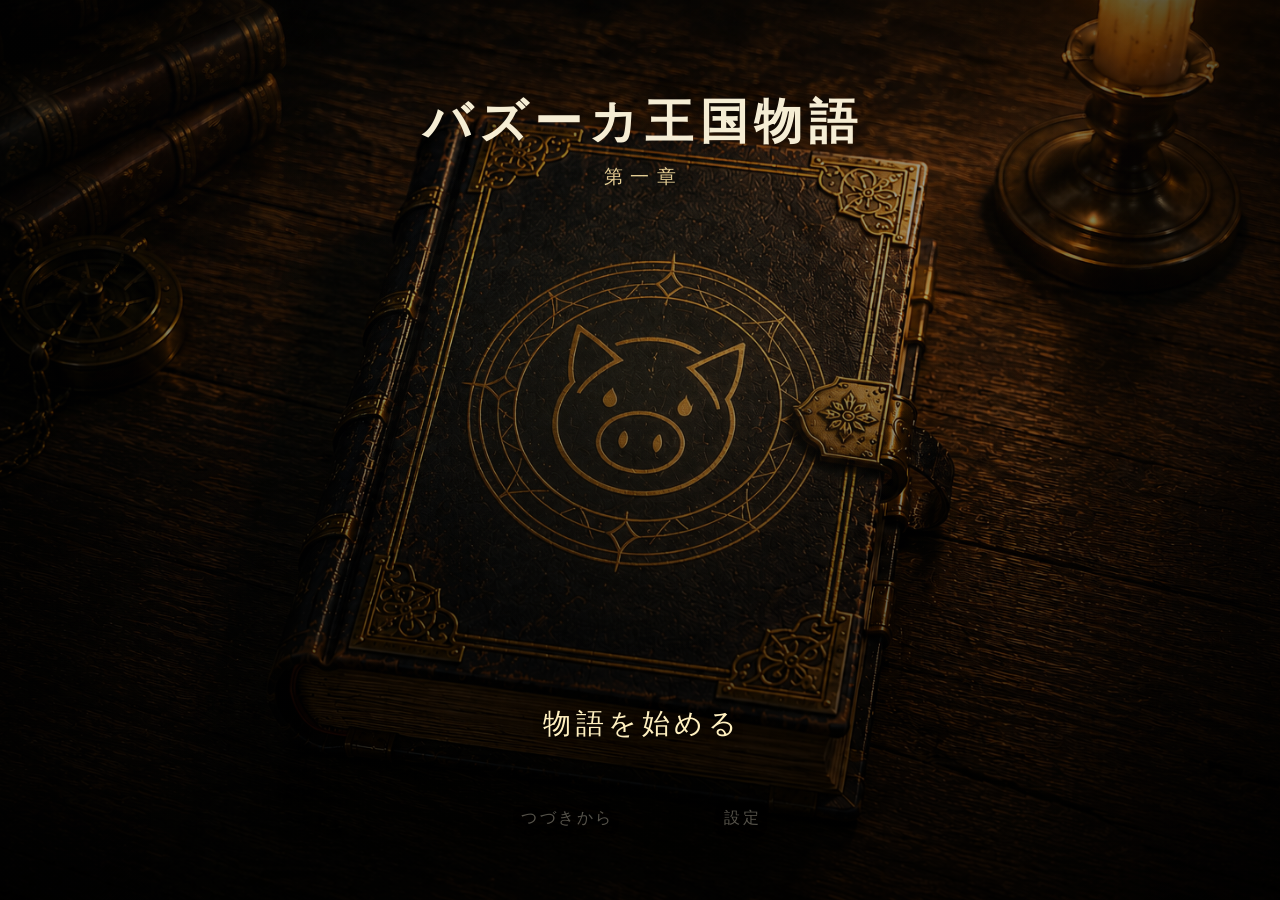
<file: index.html>
<!doctype html>
<html lang="ja">
<head>
  <meta charset="utf-8">
  <meta name="viewport" content="width=device-width, initial-scale=1">
  <meta name="theme-color" content="#000000">
  <meta http-equiv="refresh" content="0; url=./game/index.html">
  <title>バズーカ王国物語</title>
</head>
<body>
  <!-- 相対パスを使い、GitHub Pagesのプロジェクトサイトでも動作させます。 -->
  <p><a href="./game/index.html">バズーカ王国物語を開く</a></p>
  <script>
    // 履歴に転送ページを残さず、戻る操作のループを防ぎます。
    window.location.replace("./game/index.html");
  </script>
</body>
</html>
<!-- deploy-refresh-2026-07-03-opening -->
</file>
<file: game/style.css>
/* ---------- 基本設定 ---------- */
:root {
  color-scheme: dark;
  font-family: "Hiragino Mincho ProN", "Yu Mincho", "Noto Serif JP", serif;
  --gold: #d8ad52;
  --gold-light: #fff0bf;
  --ink: #07070a;
}

* {
  box-sizing: border-box;
}

html,
body {
  min-height: 100%;
  margin: 0;
}

body {
  min-height: 100svh;
  color: #fff;
  background: #000;
}

button {
  font: inherit;
}

/* ---------- タイトル画面 ---------- */
.title-screen {
  position: relative;
  min-height: 100svh;
  overflow: hidden;
  display: grid;
  grid-template-rows: 1fr;
  padding:
    max(28px, env(safe-area-inset-top))
    max(20px, env(safe-area-inset-right))
    max(28px, env(safe-area-inset-bottom))
    max(20px, env(safe-area-inset-left));
  background-color: #050404;
  background-image:
    radial-gradient(circle at 50% 42%, rgba(255, 214, 122, 0.08), transparent 34%),
    linear-gradient(180deg, rgba(5, 6, 11, 0.22), rgba(0, 0, 0, 0.58)),
    url("../assets/images/book/book_closed_01.png?v=20260719-emblem-refresh");
  background-position: center;
  background-size: cover;
  background-repeat: no-repeat;
}

.title-screen::after {
  content: "";
  position: absolute;
  inset: 0;
  pointer-events: none;
  background:
    linear-gradient(90deg, rgba(0, 0, 0, 0.46), transparent 26%, transparent 74%, rgba(0, 0, 0, 0.42)),
    linear-gradient(180deg, rgba(0, 0, 0, 0.34), transparent 36%, rgba(0, 0, 0, 0.46));
}

.title-content {
  position: relative;
  z-index: 1;
  display: grid;
  grid-template-rows: auto 1fr;
  min-height: calc(100svh - 56px);
  opacity: 0;
  animation: title-fade-in 1.1s ease forwards;
}

.title-content.is-leaving {
  pointer-events: none;
  animation: title-fade-out 0.5s ease forwards;
}

.title-header {
  align-self: start;
  justify-self: center;
  margin-top: clamp(20px, 7svh, 76px);
  text-align: center;
  text-shadow: 0 4px 18px rgba(0, 0, 0, 0.82);
}

h1 {
  margin: 0;
  color: rgba(255, 247, 221, 0.96);
  font-size: clamp(1.72rem, 6vw, 3rem);
  line-height: 1.28;
  letter-spacing: 0.14em;
  text-indent: 0.14em;
}

.chapter {
  margin: 12px auto 0;
  color: rgba(246, 221, 160, 0.92);
  font-size: clamp(0.92rem, 3.2vw, 1.18rem);
  letter-spacing: 0.42em;
  text-indent: 0.42em;
}

/* ---------- メニュー ---------- */
.title-menu {
  align-self: end;
  display: grid;
  justify-items: center;
  gap: clamp(22px, 8svh, 64px);
  padding-bottom: clamp(14px, 5svh, 42px);
}

.menu-button {
  border: 0;
  color: rgba(255, 247, 222, 0.72);
  background: transparent;
  cursor: pointer;
  letter-spacing: 0.16em;
  text-indent: 0.16em;
  text-shadow: 0 2px 10px #000;
  transition: color 0.25s ease, text-shadow 0.25s ease, opacity 0.25s ease, transform 0.25s ease;
}

.menu-button--start {
  color: var(--gold-light);
  font-size: clamp(1.18rem, 4.5vw, 1.72rem);
}

.menu-button:not(:disabled):hover,
.menu-button:not(:disabled):focus-visible {
  color: #fff8d7;
  text-shadow:
    0 0 12px rgba(255, 226, 142, 0.92),
    0 0 34px rgba(216, 173, 82, 0.48),
    0 2px 10px #000;
  transform: translateY(-1px);
}

.menu-button:focus-visible {
  outline: 2px solid rgba(255, 238, 190, 0.78);
  outline-offset: 8px;
}

.menu-button:disabled {
  opacity: 0.46;
  cursor: not-allowed;
}

.sub-menu {
  display: flex;
  justify-content: center;
  gap: clamp(28px, 12vw, 96px);
}

.menu-button--sub {
  font-size: clamp(0.82rem, 3vw, 1rem);
}

.visually-hidden {
  position: absolute;
  width: 1px;
  height: 1px;
  padding: 0;
  margin: -1px;
  overflow: hidden;
  clip: rect(0, 0, 0, 0);
  white-space: nowrap;
  border: 0;
}

@keyframes title-fade-in {
  from {
    opacity: 0;
    transform: translateY(8px);
  }
  to {
    opacity: 1;
    transform: translateY(0);
  }
}

@keyframes title-fade-out {
  from {
    opacity: 1;
  }
  to {
    opacity: 0;
  }
}

@media (max-height: 620px) {
  .title-content {
    min-height: calc(100svh - 32px);
  }

  .title-header {
    margin-top: 12px;
  }

  .title-menu {
    gap: 18px;
    padding-bottom: 10px;
  }
}

@media (prefers-reduced-motion: reduce) {
  .title-content,
  .title-content.is-leaving {
    opacity: 1;
    animation: none;
    transform: none;
  }

  .menu-button {
    transition: none;
  }
}
</file>
<file: game/story.css>
/* ---------- ノベル画面の共通設定 ---------- */
:root {
  color-scheme: dark;
  font-family: "Hiragino Mincho ProN", "Yu Mincho", "Noto Serif JP", serif;
  --gold: #d8ad52;
  --panel: rgba(4, 4, 8, 0.84);
  --transition-duration: 420ms;
}

* { box-sizing: border-box; }

html,
body {
  min-height: 100%;
  margin: 0;
}

body {
  min-height: 100svh;
  overflow: hidden;
  color: #fff;
  background: #000;
}

button { font: inherit; }

.novel-game {
  position: relative;
  width: 100%;
  min-height: 100svh;
  overflow: hidden;
  isolation: isolate;
  background: #000;
}

/* ---------- 背景・キャラクターレイヤー ---------- */
.background-layer {
  position: absolute;
  z-index: -3;
  inset: 0;
  background-color: #000;
  background-position: center;
  background-repeat: no-repeat;
  background-size: cover;
}

.background-crossfade {
  position: absolute;
  z-index: -2;
  inset: 0;
  pointer-events: none;
  opacity: 0;
  background-position: center;
  background-repeat: no-repeat;
  background-size: cover;
}

.background-crossfade.is-active {
  opacity: 1;
}

.background-crossfade.is-fading {
  opacity: 0;
  transition: opacity var(--crossfade-duration, 500ms) ease;
}

/* 背景画像が未配置のときも、画面が空に見えない舞台プレースホルダーです。 */
.background-placeholder {
  position: absolute;
  z-index: -3;
  inset: 0;
  display: grid;
  place-items: center;
  color: rgba(255, 234, 184, 0.2);
  background:
    linear-gradient(180deg, rgba(14, 17, 35, 0.2), rgba(0, 0, 0, 0.8)),
    radial-gradient(circle at 50% 25%, #46506c 0, #1b2035 38%, #090a12 76%);
  font: 600 clamp(0.72rem, 3vw, 1rem)/1 sans-serif;
  letter-spacing: 0.4em;
  transition: opacity 0.3s ease;
}

.background-placeholder.is-hidden {
  opacity: 0;
}

.book-transition {
  position: absolute;
  z-index: -1;
  inset: 0;
  pointer-events: none;
  opacity: 0;
  visibility: hidden;
  background: #000;
  transition: opacity 0.25s ease, visibility 0.25s ease;
}

.book-transition::after {
  content: "";
  position: absolute;
  inset: 0;
  opacity: 0;
  background:
    radial-gradient(circle at 51% 50%, rgba(255, 225, 134, 0.84), rgba(255, 196, 82, 0.28) 16%, transparent 42%);
  mix-blend-mode: screen;
  transition: opacity 0.9s ease, transform 1.2s ease;
  transform: scale(0.6);
}

.book-transition.is-visible {
  opacity: 1;
  visibility: visible;
}

.book-transition__image {
  position: absolute;
  inset: 0;
  background-position: center;
  background-repeat: no-repeat;
  background-size: cover;
}

.book-transition__image--closed,
.book-transition__image--open {
  transform: scale(1);
  transition: opacity 0.6s ease, transform 1.2s ease;
}

.book-transition__image--closed {
  opacity: 1;
}

.book-transition__image--open {
  opacity: 0;
}

.book-transition.is-open .book-transition__image--open {
  opacity: 1;
}

.book-transition.is-zooming .book-transition__image {
  transform: scale(1.12);
}

.book-transition.is-glowing::after {
  opacity: 1;
  transform: scale(1.35);
}

.book-transition.is-fading-to-world {
  opacity: 0;
  transition: opacity 0.85s ease, visibility 0.85s ease;
}

.character-layer {
  position: absolute;
  z-index: 0;
  inset: 0;
  pointer-events: none;
}

.character {
  position: absolute;
  /* 85%の立ち絵を従来位置から約6%下げ、足元は画面内に残します。 */
  bottom: 4svh;
  left: 50%;
  display: block;
  width: min(100vw, 570px);
  height: 85svh;
  max-height: calc(100svh - 4svh);
  object-fit: contain;
  object-position: center bottom;
  filter: drop-shadow(0 12px 18px rgba(0, 0, 0, 0.65));
  opacity: 0;
  visibility: hidden;
}

.character.is-visible {
  opacity: 1;
  visibility: visible;
}
.character.is-visible.is-fade-in {
  opacity: 0;
  transition: opacity var(--character-enter-duration, 850ms) ease-out;
}
.character.is-visible.is-fade-in.is-fade-visible {
  opacity: 1;
}
.character--left { transform: translateX(-88%); }
.character--center {
  bottom: 12svh;
  z-index: 1;
  width: min(72vw, 400px);
  height: 62svh;
  max-height: 62svh;
  transform: translateX(-50%);
}
.character--right { transform: translateX(-12%); }

/* 立ち絵がない場合に中央へ表示する簡易シルエットです。 */
.character-placeholder {
  position: absolute;
  left: 50%;
  bottom: 0;
  display: none;
  flex-direction: column;
  align-items: center;
  justify-content: flex-start;
  width: min(66vw, 380px);
  height: 90%;
  padding-top: 5%;
  border: 1px solid rgba(216, 173, 82, 0.24);
  border-radius: 48% 48% 10% 10% / 24% 24% 8% 8%;
  color: rgba(255, 237, 192, 0.72);
  background:
    radial-gradient(circle at 50% 25%, rgba(216, 173, 82, 0.26) 0 11%, transparent 12%),
    linear-gradient(135deg, rgba(50, 39, 70, 0.9), rgba(9, 10, 18, 0.96));
  box-shadow: 0 18px 36px rgba(0, 0, 0, 0.6);
  transform: translateX(-50%);
}

.character-placeholder.is-visible { display: flex; }
.placeholder-crown { font-size: clamp(2rem, 12vw, 4rem); line-height: 1; }
.placeholder-face { margin-top: 7%; font-size: clamp(3rem, 20vw, 7rem); opacity: 0.34; }
.placeholder-name {
  margin-top: auto;
  margin-bottom: 18%;
  padding: 7px 16px;
  color: rgba(255,255,255,0.65);
  background: rgba(0,0,0,0.36);
  font-size: clamp(0.75rem, 3.5vw, 1rem);
}

/* シーン更新時に画面全体を暗転させます。 */
.scene-fader {
  position: absolute;
  z-index: 8;
  inset: 0;
  background: #000;
  opacity: 0;
  visibility: hidden;
  pointer-events: none;
  transition: opacity var(--transition-duration) ease, visibility var(--transition-duration) ease;
}

.scene-fader.is-dark {
  opacity: 1;
  visibility: visible;
}

/* ---------- 操作・会話UI ---------- */
.game-controls {
  position: absolute;
  z-index: 10;
  top: max(14px, env(safe-area-inset-top));
  right: max(14px, env(safe-area-inset-right));
}

.control-button {
  min-height: 40px;
  padding: 8px 14px;
  border: 1px solid rgba(216, 173, 82, 0.72);
  border-radius: 2px;
  color: #fff;
  background: rgba(0, 0, 0, 0.62);
  cursor: pointer;
}

.advance-layer {
  position: absolute;
  z-index: 2;
  inset: 0;
  display: flex;
  align-items: flex-end;
  width: 100%;
  padding:
    24px
    max(16px, env(safe-area-inset-right))
    max(22px, env(safe-area-inset-bottom))
    max(16px, env(safe-area-inset-left));
  border: 0;
  color: inherit;
  text-align: left;
  background: linear-gradient(transparent 45%, rgba(0, 0, 0, 0.54));
  cursor: pointer;
}

.dialogue-panel {
  position: relative;
  width: min(100%, 760px);
  min-height: clamp(170px, 27svh, 240px);
  margin-inline: auto;
  padding: clamp(34px, 6vw, 48px) clamp(20px, 5vw, 38px) 28px;
  border: 1px solid rgba(216, 173, 82, 0.72);
  border-radius: 5px;
  background: var(--panel);
  box-shadow: 0 12px 34px rgba(0, 0, 0, 0.56);
}

.speaker-name {
  position: absolute;
  top: -20px;
  left: 18px;
  min-width: 120px;
  max-width: calc(100% - 36px);
  margin: 0;
  padding: 8px 18px;
  overflow: hidden;
  border: 1px solid var(--gold);
  color: #1c1305;
  text-align: center;
  text-overflow: ellipsis;
  white-space: nowrap;
  background: var(--gold);
  font-weight: 700;
}

.speaker-name:empty { display: none; }

.dialogue-text {
  margin: 0;
  font-size: clamp(1rem, 4.2vw, 1.3rem);
  line-height: 1.9;
  letter-spacing: 0.04em;
  white-space: pre-wrap;
}

.advance-mark {
  position: absolute;
  right: 16px;
  bottom: 10px;
  color: var(--gold);
  font-size: 0.72rem;
  opacity: 0;
}

.advance-layer[data-state="ready"] .advance-mark {
  opacity: 1;
  animation: bounce 1s ease-in-out infinite;
}

.error-message {
  position: absolute;
  z-index: 20;
  inset: 42% 20px auto;
  margin: 0;
  color: #ffd3d3;
  text-align: center;
}

.control-button:focus-visible,
.advance-layer:focus-visible {
  outline: 3px solid #fff;
  outline-offset: -4px;
}

@keyframes bounce {
  50% { transform: translateY(4px); }
}

.advance-layer.is-transition-caption {
  z-index: 9;
  background: none;
  pointer-events: none;
}

/* バズ㌧登場中は透明化だけでなく、通常会話UIを描画対象から外す。 */
.advance-layer.is-dialogue-suppressed {
  background: none;
}

.advance-layer.is-dialogue-suppressed .dialogue-panel {
  display: block;
}

.dialogue-panel.is-transition-caption {
  display: grid;
  min-height: clamp(120px, 21svh, 175px);
  place-items: center;
  transition:
    opacity var(--transition-caption-fade, 0.25s) ease,
    visibility var(--transition-caption-fade, 0.25s) ease;
}

.dialogue-panel.is-transition-caption .dialogue-text {
  width: 100%;
  opacity: 0;
  color: rgba(255, 255, 255, 0.9);
  font-family: "Yu Mincho", "Hiragino Mincho ProN", serif;
  letter-spacing: 0.18em;
  text-align: center;
  text-indent: 0.18em;
  transition: opacity var(--transition-caption-text-fade, 0.6s) ease;
}

.dialogue-panel.is-transition-caption.is-caption-preparing .dialogue-text {
  opacity: 0;
  transition: none;
}

.dialogue-panel.is-transition-caption.is-caption-text-visible .dialogue-text {
  opacity: 1;
}

/* ---------- 第一章で使用する追加演出 ---------- */
.character-layer.has-glow .character {
  filter:
    drop-shadow(0 0 14px rgba(255, 224, 126, 0.9))
    drop-shadow(0 12px 18px rgba(0, 0, 0, 0.65));
}

.scene-effect {
  position: absolute;
  z-index: -1;
  inset: 0;
  pointer-events: none;
  transition: background 1.2s ease, opacity 1.2s ease;
}

.scene-effect.is-dim { background: rgba(0, 0, 0, 0.34); }
.scene-effect.is-glow {
  background: radial-gradient(circle at 50% 43%, rgba(255, 224, 132, 0.3), transparent 24%);
}

.imagination-overlay {
  position: absolute;
  z-index: 1;
  top: max(22px, env(safe-area-inset-top));
  right: max(20px, env(safe-area-inset-right));
  width: clamp(220px, 38vw, 520px);
  max-height: 49svh;
  pointer-events: none;
  opacity: 0;
  transform: translateY(-8px) scale(0.985);
  transition: opacity 0.32s ease, transform 0.32s ease, filter 0.32s ease;
  filter: drop-shadow(0 10px 22px rgba(0, 0, 0, 0.28));
}

.imagination-overlay.is-romako-reveal {
  opacity: 1;
  transform: translateY(0) scale(1);
  filter: drop-shadow(0 10px 24px rgba(0, 0, 0, 0.24));
}

/* ロマ子姫の想像だけを少し中央へ寄せ、通常の想像表示には影響させません。 */
@media (min-width: 681px) {
  .imagination-overlay.is-romako-reveal {
    right: clamp(150px, 17vw, 280px);
    width: clamp(220px, 32vw, 460px);
  }
}

.imagination-overlay.is-visible {
  opacity: 1;
  transform: translateY(0) scale(1);
}

.imagination-overlay.is-switching {
  opacity: 0.42;
  transform: translateY(-2px) scale(0.992);
}

.imagination-overlay.is-shake {
  animation: imagination-wobble 0.45s ease 2;
}

.imagination-overlay.is-break {
  opacity: 0;
  transform: translateY(-10px) scale(1.04);
  filter: blur(8px) drop-shadow(0 14px 28px rgba(0, 0, 0, 0.48));
  transition: opacity 0.58s ease, transform 0.58s ease, filter 0.58s ease;
}

.imagination-image {
  position: relative;
  z-index: 0;
  display: block;
  width: 100%;
  max-height: 49svh;
  object-fit: contain;
  border: 3px solid rgba(255, 240, 190, 0.86);
  border-radius: 20px;
  background: rgba(255, 255, 255, 0.94);
  box-shadow:
    0 0 0 1px rgba(255, 255, 255, 0.5) inset,
    0 8px 24px rgba(0, 0, 0, 0.18);
}

.imagination-romako {
  opacity: 0;
  filter: blur(18px) brightness(1.15);
  transform: scale(0.96);
  transform-origin: center;
  border: 0;
  border-radius: 50%;
  background: transparent;
  box-shadow: none;
  -webkit-mask-image: radial-gradient(ellipse at center, #000 0 58%, rgba(0, 0, 0, 0.92) 67%, rgba(0, 0, 0, 0.45) 79%, transparent 96%);
  mask-image: radial-gradient(ellipse at center, #000 0 58%, rgba(0, 0, 0, 0.92) 67%, rgba(0, 0, 0, 0.45) 79%, transparent 96%);
}

.imagination-romako.is-visible {
  animation: imagination-appear 2.2s ease-out forwards;
}

.imagination-romako.is-fading {
  animation: imagination-dissolve 1.8s ease-in forwards;
}

.imagination-haze {
  position: absolute;
  z-index: 1;
  inset: -10%;
  opacity: 0;
  pointer-events: none;
  background:
    radial-gradient(circle at 45% 48%, rgba(255, 255, 255, 0.55), transparent 45%),
    radial-gradient(circle at 60% 55%, rgba(220, 200, 255, 0.25), transparent 55%);
  filter: blur(28px);
}

.imagination-haze.is-active {
  animation: haze-gather 2.2s ease-out forwards;
}

.imagination-haze.is-fading {
  animation: haze-dissolve 1.8s ease-in forwards;
}

@keyframes imagination-dissolve {
  from {
    opacity: 0.72;
    filter: blur(3px) brightness(1.02);
    transform: scale(1);
  }
  to {
    opacity: 0;
    filter: blur(18px) brightness(1.08);
    transform: scale(0.98);
  }
}

@keyframes haze-dissolve {
  from {
    opacity: 0.22;
    transform: scale(0.98);
  }
  to {
    opacity: 0;
    transform: scale(1.08);
  }
}

.imagination-caption {
  position: absolute;
  z-index: 2;
  right: 0;
  bottom: -1.7rem;
  left: 0;
  margin: 0;
  opacity: 0;
  color: rgba(255, 248, 230, 0.72);
  font-size: clamp(0.68rem, 1.7vw, 0.86rem);
  letter-spacing: 0.08em;
  text-align: center;
  text-shadow: 0 2px 8px rgba(0, 0, 0, 0.82);
  transition: opacity 0.8s ease;
}

.imagination-caption.is-visible { opacity: 1; }

@keyframes imagination-appear {
  0% {
    opacity: 0;
    filter: blur(18px) brightness(1.2);
    transform: scale(0.95);
  }
  45% {
    opacity: 0.38;
    filter: blur(10px) brightness(1.1);
  }
  100% {
    opacity: 0.72;
    filter: blur(3px) brightness(1.02);
    transform: scale(1);
  }
}

@keyframes haze-gather {
  0% { opacity: 0; transform: scale(1.18); }
  45% { opacity: 0.75; }
  100% { opacity: 0.22; transform: scale(0.98); }
}

.reaction-mark {
  position: absolute;
  z-index: 2;
  top: 22%;
  left: 50%;
  opacity: 0;
  transform: translate(-50%, -18px) scale(0.9);
  color: #fff5c8;
  font-size: clamp(2.4rem, 8vw, 5.4rem);
  font-weight: 700;
  text-shadow: 0 4px 18px #000, 0 0 22px rgba(255, 218, 128, 0.72);
  pointer-events: none;
  transition: opacity 0.24s ease, transform 0.24s ease;
}

.reaction-mark.is-visible {
  opacity: 1;
  transform: translate(-50%, 0) scale(1);
}

.novel-game:has(.scene-effect.is-shake) .background-layer,
.novel-game:has(.scene-effect.is-shake) .character-layer {
  animation: carriage-shake 0.46s ease-in-out 1;
}

@keyframes imagination-wobble {
  0%, 100% { transform: translateY(0) rotate(0deg) scale(1); }
  35% { transform: translateY(0) rotate(-1.5deg) scale(1.01); }
  70% { transform: translateY(0) rotate(1.2deg) scale(1.01); }
}

@keyframes carriage-shake {
  0%, 100% { transform: translate3d(0, 0, 0); }
  18% { transform: translate3d(-5px, 2px, 0); }
  36% { transform: translate3d(4px, -2px, 0); }
  54% { transform: translate3d(-3px, 1px, 0); }
  72% { transform: translate3d(2px, 0, 0); }
}

.dialogue-panel {
  transition: opacity 0.9s ease, visibility 0.9s ease;
}

.dialogue-panel.is-hidden {
  visibility: hidden;
  opacity: 0;
}

/* ---------- 名前入力・章末 ---------- */
.modal-overlay,
.chapter-end {
  position: absolute;
  z-index: 30;
  inset: 0;
  display: grid;
  place-items: center;
  padding: 24px;
  background: rgba(0, 0, 0, 0.78);
}

.modal-overlay[hidden],
.chapter-end[hidden] { display: none; }

.modal-card,
.chapter-end__card {
  width: min(100%, 440px);
  padding: 28px 24px;
  border: 1px solid var(--gold);
  color: #fff;
  text-align: center;
  background: rgba(8, 8, 14, 0.96);
  box-shadow: 0 18px 50px rgba(0, 0, 0, 0.72);
}

.modal-card h2,
.chapter-end__card h2 { margin: 0 0 22px; font-size: 1.25rem; }

.modal-card input {
  width: 100%;
  margin-bottom: 18px;
  padding: 12px;
  border: 1px solid rgba(216, 173, 82, 0.75);
  color: #111;
  background: #fff;
  font-size: 1.1rem;
  text-align: center;
}

.modal-card button,
.chapter-end__card button {
  min-width: 180px;
  padding: 11px 20px;
  border: 1px solid #f4d184;
  color: #1c1305;
  background: var(--gold);
  cursor: pointer;
  font-weight: 700;
}

.chapter-end__card p { margin: 0 0 30px; font-size: 1.1rem; }
.chapter-end__card small { display: block; margin-top: 18px; color: #c8c8cc; }

/* ---------- 第一章エンディング ---------- */
.ending-roll {
  position: fixed;
  z-index: 20;
  inset: 0;
  overflow: hidden;
  display: grid;
  place-items: center;
  padding:
    max(28px, env(safe-area-inset-top))
    max(20px, env(safe-area-inset-right))
    max(28px, env(safe-area-inset-bottom))
    max(20px, env(safe-area-inset-left));
  color: #fff8dc;
  background: #000;
}

.ending-roll[hidden] { display: none; }

.ending-roll__visual {
  position: absolute;
  inset: 0;
  opacity: 0;
  background-position: center;
  background-repeat: no-repeat;
  background-size: cover;
  transition: opacity 1.4s ease, transform 9s ease;
  transform: scale(1.02);
}

.ending-roll__visual.is-visible {
  opacity: 0.38;
  transform: scale(1.08);
}

.ending-roll__visual.is-book { opacity: 0.72; }
.ending-roll__visual.is-hero { opacity: 0.5; }

.ending-roll__glow {
  position: absolute;
  inset: 0;
  opacity: 0;
  pointer-events: none;
  background: radial-gradient(circle at 50% 48%, rgba(255, 214, 116, 0.34), transparent 38%);
  mix-blend-mode: screen;
  transition: opacity 1.6s ease;
}

.ending-roll__glow.is-visible { opacity: 1; }

.ending-photo-stage {
  position: absolute;
  z-index: 1;
  inset: 0;
  display: grid;
  place-items: center;
  padding: 0;
  background: #000;
  opacity: 1;
  transition: opacity 0.8s ease;
}

.ending-photo-stage[hidden] { display: none; }
.ending-photo-stage.is-leaving { opacity: 0; }

/* 動かさない薄い粒状テクスチャで、古い印画紙の質感だけを添えます。 */
.ending-photo-stage::after {
  position: absolute;
  z-index: 2;
  top: 50%;
  left: 50%;
  width: min(84vw, 1100px, 120.89vh);
  aspect-ratio: 16 / 9;
  content: "";
  pointer-events: none;
  opacity: 0.045;
  background-image:
    repeating-radial-gradient(circle at 18% 27%, rgba(255, 244, 210, 0.7) 0 0.45px, transparent 0.8px 3px),
    repeating-radial-gradient(circle at 72% 63%, rgba(38, 25, 14, 0.7) 0 0.4px, transparent 0.75px 3.4px);
  background-size: 7px 7px, 9px 9px;
  mix-blend-mode: soft-light;
  transform: translate(-50%, -50%);
}

.ending-photo {
  position: absolute;
  top: 50%;
  left: 50%;
  width: min(84vw, 1100px, 120.89vh);
  height: auto;
  aspect-ratio: 16 / 9;
  box-sizing: border-box;
  padding: clamp(7px, 1.2vw, 14px);
  border: 1px solid rgba(233, 215, 174, 0.7);
  object-fit: cover;
  object-position: center center;
  opacity: 0;
  filter: sepia(0.84) saturate(0.68) contrast(0.94) brightness(0.82);
  background: #d8c79f;
  box-shadow: 0 16px 48px rgba(0, 0, 0, 0.72), 0 0 0 3px rgba(100, 75, 44, 0.42);
  transform: translate(-50%, -50%) scale(1);
  transform-origin: center center;
  transition: opacity 0.45s ease;
  transition-delay: 0.18s;
  will-change: opacity, transform;
}

.ending-photo.is-active { opacity: 0.88; }
.ending-photo.is-fading-out {
  opacity: 0;
  transition-duration: var(--ending-photo-fade-out-duration, 0.25s);
  transition-delay: 0s;
}
.ending-photo.is-hidden-immediate {
  opacity: 0;
  transition: none;
}
.ending-photo[data-motion="zoom"].is-active,
.ending-photo[data-motion="zoom"].is-fading-out {
  animation: ending-photo-zoom var(--ending-photo-zoom-duration, 18.3s) linear forwards;
}

.ending-photo__vignette {
  position: absolute;
  z-index: 1;
  top: 50%;
  left: 50%;
  width: min(84vw, 1100px, 120.89vh);
  aspect-ratio: 16 / 9;
  pointer-events: none;
  background:
    radial-gradient(ellipse at center, transparent 48%, rgba(22, 13, 7, 0.22) 76%, rgba(0, 0, 0, 0.5) 100%),
    linear-gradient(to bottom, rgba(20, 13, 8, 0.08), transparent 12%, transparent 88%, rgba(20, 13, 8, 0.1));
  transform: translate(-50%, -50%);
}

.ending-lyric {
  position: absolute;
  z-index: 3;
  left: 50%;
  bottom: max(30px, env(safe-area-inset-bottom));
  width: min(92vw, 1000px);
  min-height: 3.2em;
  margin: 0;
  color: rgba(255, 248, 230, 0.96);
  font-size: clamp(16px, 2vw, 28px);
  line-height: 1.55;
  text-align: center;
  white-space: pre-line;
  opacity: 0;
  text-shadow: 0 2px 6px rgba(0, 0, 0, 0.95), 0 0 12px rgba(0, 0, 0, 0.7);
  transform: translate(-50%, 5px);
  transition: opacity 0.4s ease, transform 0.4s ease;
}

.ending-lyric.is-visible {
  opacity: 1;
  transform: translate(-50%, 0);
}

.ending-lyric--voice {
  font-size: clamp(18px, 2.3vw, 32px);
  font-weight: 700;
  transition-duration: 0.18s;
}

@keyframes ending-photo-zoom {
  from { transform: translate(-50%, -50%) scale(1); }
  to { transform: translate(-50%, -50%) scale(var(--ending-photo-zoom, 1.023)); }
}

.ending-roll__content {
  position: relative;
  z-index: 1;
  width: min(92vw, 820px);
  min-height: 52svh;
  display: grid;
  place-items: center;
  text-align: center;
  text-shadow: 0 3px 18px #000, 0 0 30px rgba(0, 0, 0, 0.9);
}

.ending-card {
  display: grid;
  gap: clamp(14px, 3svh, 28px);
  opacity: 0;
  animation: ending-card-in 1.2s ease forwards;
}

.ending-card--quiet {
  color: rgba(255, 248, 224, 0.82);
  font-size: clamp(1rem, 3.2vw, 1.4rem);
  line-height: 1.9;
  letter-spacing: 0.12em;
}

.ending-card--resume {
  display: grid;
  justify-items: center;
  gap: 22px;
}

.ending-resume-button {
  min-width: min(78vw, 320px);
  padding: 12px 20px;
  border: 1px solid rgba(244, 209, 132, 0.8);
  border-radius: 999px;
  color: #fff8dc;
  background: rgba(34, 24, 10, 0.88);
  font: inherit;
  cursor: pointer;
  transition: background-color 0.2s ease, border-color 0.2s ease;
}

.ending-resume-button:hover,
.ending-resume-button:focus-visible {
  border-color: #f4d184;
  background: rgba(74, 52, 20, 0.95);
  outline: none;
}

.ending-opening-title {
  display: grid;
  gap: clamp(18px, 4svh, 34px);
  opacity: 0;
  text-align: center;
  animation: ending-opening-title-in 2.2s ease forwards;
  transition: opacity 1.5s ease;
}

.ending-opening-title.is-leaving {
  opacity: 0;
  animation: none;
}

.ending-opening-title h2,
.ending-opening-title p { margin: 0; }

.ending-opening-title h2 {
  font-size: clamp(1.65rem, 6vw, 3.4rem);
  letter-spacing: 0.16em;
  text-indent: 0.16em;
}

.ending-opening-title p {
  color: rgba(246, 221, 160, 0.94);
  font-size: clamp(1rem, 3.8vw, 1.6rem);
  letter-spacing: 0.44em;
  text-indent: 0.44em;
}

.ending-title {
  margin: 0;
  font-size: clamp(1.55rem, 6vw, 3.2rem);
  letter-spacing: 0.16em;
  text-indent: 0.16em;
}

.ending-subtitle {
  margin: 0;
  color: rgba(246, 221, 160, 0.94);
  font-size: clamp(1rem, 3.8vw, 1.6rem);
  letter-spacing: 0.44em;
  text-indent: 0.44em;
}

.ending-roll-list {
  display: grid;
  gap: clamp(14px, 3svh, 26px);
  color: rgba(255, 248, 224, 0.9);
  font-size: clamp(0.9rem, 2.4vw, 1.18rem);
  line-height: 1.9;
}

.ending-roll-list strong {
  display: block;
  color: #fff0b8;
  font-size: clamp(1.1rem, 3vw, 1.42rem);
  letter-spacing: 0.18em;
}

.ending-roll-list--special {
  font-size: clamp(1.05rem, 3vw, 1.4rem);
}

.ending-roll-list--special strong {
  font-size: clamp(1.35rem, 4vw, 2rem);
  letter-spacing: 0.24em;
}

/* 「声の出演」だけを一行にし、他のクレジットは従来の縦配置を保ちます。 */
.ending-roll-list--voice {
  grid-template-columns: repeat(2, minmax(0, max-content));
  justify-content: center;
  column-gap: clamp(24px, 5vw, 64px);
}

.ending-roll-list--voice strong {
  grid-column: 1 / -1;
}

.ending-to-be-continued {
  color: #fff0b8;
  font-size: clamp(1.25rem, 4vw, 2.2rem);
  letter-spacing: 0.18em;
  text-indent: 0.18em;
}

.ending-complete {
  display: grid;
  gap: clamp(18px, 4svh, 34px);
  animation: ending-card-in 1.4s ease forwards;
  transition: opacity 1s ease;
}

.ending-complete.is-leaving {
  opacity: 0;
  animation: none;
}

.ending-complete__title {
  margin: 0;
  color: #fff8dc;
  font-size: clamp(1.8rem, 7vw, 4.2rem);
  letter-spacing: 0.16em;
  text-indent: 0.16em;
}

.ending-complete__chapter {
  margin: 0;
  color: #ffe4a1;
  font-size: clamp(1.38rem, 5.8vw, 3.2rem);
  letter-spacing: 0.24em;
  text-indent: 0.24em;
}

.ending-complete__end {
  margin: 0;
  color: #ffe4a1;
  font-size: clamp(1.5rem, 6.2vw, 3.5rem);
  letter-spacing: 0.28em;
  text-indent: 0.28em;
}

.ending-roll__skip {
  position: absolute;
  z-index: 2;
  right: max(18px, env(safe-area-inset-right));
  bottom: max(18px, env(safe-area-inset-bottom));
  border: 1px solid rgba(255, 238, 190, 0.34);
  color: rgba(255, 248, 220, 0.62);
  background: rgba(0, 0, 0, 0.28);
  padding: 8px 14px;
  letter-spacing: 0.16em;
  cursor: pointer;
}

.ending-roll__skip:hover,
.ending-roll__skip:focus-visible {
  color: #fff8dc;
  border-color: rgba(255, 238, 190, 0.72);
}

/* ---------- 第二章予告 ---------- */
.chapter2-teaser {
  position: absolute;
  z-index: 3;
  inset: 0;
  display: flex;
  flex-direction: column;
  align-items: center;
  justify-content: center;
  gap: clamp(10px, 1.8svh, 18px);
  overflow: hidden;
  padding:
    max(18px, env(safe-area-inset-top))
    max(14px, env(safe-area-inset-right))
    max(18px, env(safe-area-inset-bottom))
    max(14px, env(safe-area-inset-left));
  opacity: 0;
  background: #020207;
  transition: opacity 1s ease;
}

.chapter2-teaser[hidden] { display: none; }
.chapter2-teaser.is-active { opacity: 1; }
.chapter2-teaser.is-leaving { opacity: 0; }

.chapter2-teaser__image-wrap {
  position: relative;
  flex: 0 1 auto;
  width: min(72vw, 720px, 68svh);
  aspect-ratio: 1 / 1;
}

.chapter2-teaser__base {
  display: block;
  width: 100%;
  height: 100%;
  object-fit: contain;
  opacity: 0;
  pointer-events: none;
  transition: opacity 1.5s ease;
}

.chapter2-teaser.is-active .chapter2-teaser__base { opacity: 1; }

.chapter2-teaser__text {
  position: relative;
  z-index: 1;
  display: grid;
  flex: 0 0 auto;
  gap: 5px;
  color: #fff7df;
  text-align: center;
  text-shadow: 0 2px 14px rgba(0, 0, 0, 0.92);
}

.chapter2-teaser__text > div {
  opacity: 0;
  transform: translateY(6px);
  transition: opacity 0.8s ease, transform 0.8s ease;
}

.chapter2-teaser.show-title .chapter2-teaser__title,
.chapter2-teaser.show-chapter .chapter2-teaser__chapter,
.chapter2-teaser.show-status .chapter2-teaser__status {
  opacity: 1;
  transform: translateY(0);
}

.chapter2-teaser__title {
  font-size: clamp(1rem, 3.2vw, 1.65rem);
  letter-spacing: 0.14em;
  text-indent: 0.14em;
}

.chapter2-teaser__chapter {
  color: #f6dca2;
  font-size: clamp(1.05rem, 3.6vw, 1.8rem);
  letter-spacing: 0.32em;
  text-indent: 0.32em;
}

.chapter2-teaser__status {
  color: rgba(255, 247, 223, 0.78);
  font-size: clamp(0.76rem, 2.2vw, 1rem);
  letter-spacing: 0.28em;
  text-indent: 0.28em;
}


@keyframes ending-card-in {
  from {
    opacity: 0;
    transform: translateY(10px);
  }
  to {
    opacity: 1;
    transform: translateY(0);
  }
}

@keyframes ending-opening-title-in {
  from { opacity: 0; }
  to { opacity: 1; }
}

@media (min-width: 760px) {
  .advance-layer { padding-bottom: max(36px, env(safe-area-inset-bottom)); }
}

@media (max-width: 680px) {
  .chapter2-teaser__image-wrap {
    width: min(88vw, 720px, 64svh);
  }

  .ending-photo-stage {
    padding: 0;
  }

  .ending-photo {
    width: min(92vw, 1100px, 103.11svh);
    height: auto;
    padding: 6px;
  }

  .ending-photo-stage::after,
  .ending-photo__vignette {
    width: min(92vw, 1100px, 103.11svh);
  }

  .ending-lyric {
    bottom: max(24px, env(safe-area-inset-bottom));
    width: min(94vw, 680px);
    font-size: clamp(15px, 4.2vw, 19px);
  }

  .imagination-overlay {
    top: max(16px, env(safe-area-inset-top));
    left: 50%;
    right: auto;
    width: min(72vw, 360px);
    transform: translate(-50%, -8px) scale(0.985);
  }

  .imagination-overlay.is-visible {
    transform: translate(-50%, 0) scale(1);
  }

  .imagination-overlay.is-romako-reveal {
    transform: translate(-50%, 0) scale(1);
  }

  .imagination-overlay.is-switching {
    transform: translate(-50%, -2px) scale(0.992);
  }

  .imagination-image {
    max-height: 40svh;
    border-radius: 16px;
  }
}

/* 読み聞かせ場面では、立ち絵の代わりに語り手の小さなアイコンを添えます。 */
.narrator-icon {
  position: absolute;
  top: 50%;
  left: clamp(14px, 4vw, 26px);
  display: none;
  width: clamp(58px, 18vw, 86px);
  height: clamp(58px, 18vw, 86px);
  padding: 4px;
  border: 1px solid rgba(216, 173, 82, 0.65);
  border-radius: 50%;
  object-fit: contain;
  background: rgba(0, 0, 0, 0.55);
  transform: translateY(-50%);
}

.narrator-icon.is-visible { display: block; }

.dialogue-panel:has(.narrator-icon.is-visible) .dialogue-text {
  padding-left: clamp(74px, 23vw, 106px);
}

@media (max-height: 560px) {
  .dialogue-panel { min-height: 135px; padding-top: 30px; }
}

@media (prefers-reduced-motion: reduce) {
  :root { --transition-duration: 1ms; }
  .advance-mark { animation: none !important; }
  .chapter2-teaser,
  .chapter2-teaser__base,
  .chapter2-teaser__text > div,
  .ending-opening-title,
  .ending-complete {
    animation: none !important;
    transition: none !important;
  }
  .chapter2-teaser.is-active,
  .chapter2-teaser__text > div { opacity: 1; }
  .chapter2-teaser__text > div { transform: none; }
  .ending-opening-title,
  .ending-complete { opacity: 1; }
  .ending-photo {
    animation: none !important;
    transform: translate(-50%, -50%) scale(1) !important;
  }
  .ending-photo,
  .ending-photo-stage,
  .ending-lyric { transition-duration: 1ms !important; }
  .imagination-romako,
  .imagination-haze,
  .imagination-caption {
    animation: none !important;
    transition: none !important;
  }
  .imagination-romako.is-visible {
    opacity: 0.72;
    filter: blur(3px) brightness(1.02);
    transform: scale(1);
  }
  .imagination-haze.is-active { opacity: 0.22; transform: scale(0.98); }
  .imagination-caption.is-visible { opacity: 1; }
}
</file>
<file: game/exploration.css>
/* 第一章地下探索。既存ノベルUIの上へ、移動先だけを控えめに重ねる。 */
.exploration-ui {
  position: absolute;
  z-index: 12;
  left: 50%;
  bottom: clamp(224px, 29vh, 300px);
  width: min(92vw, 460px);
  padding: 14px;
  transform: translateX(-50%);
  border: 1px solid rgba(214, 177, 91, 0.58);
  border-radius: 14px;
  background: rgba(4, 7, 10, 0.86);
  box-shadow: 0 12px 38px rgba(0, 0, 0, 0.5);
  backdrop-filter: blur(6px);
}

.exploration-ui[hidden] {
  display: none;
}

.exploration-location {
  margin: 0 0 10px;
  color: #f0d79c;
  font-family: "Yu Mincho", "Hiragino Mincho ProN", serif;
  font-size: clamp(0.88rem, 2.4vw, 1rem);
  letter-spacing: 0.14em;
  text-align: center;
}

.exploration-choices {
  display: grid;
  gap: 8px;
}

.exploration-choice {
  min-height: 46px;
  padding: 10px 14px;
  border: 1px solid rgba(226, 198, 128, 0.54);
  border-radius: 8px;
  color: #fff8e7;
  background: rgba(20, 23, 26, 0.94);
  font: inherit;
  cursor: pointer;
  transition: border-color 160ms ease, background 160ms ease, box-shadow 160ms ease;
}

.exploration-choice:hover,
.exploration-choice:focus-visible {
  outline: none;
  border-color: #f1ce78;
  background: rgba(54, 45, 29, 0.96);
  box-shadow: 0 0 14px rgba(232, 194, 101, 0.24);
}

.exploration-status {
  min-height: 1.4em;
  margin: 9px 2px 0;
  color: rgba(255, 255, 255, 0.64);
  font-size: 0.76rem;
  text-align: center;
}

@media (max-width: 600px) {
  .exploration-ui {
    bottom: max(216px, 31vh);
    width: min(92vw, 420px);
    padding: 11px;
  }

  .exploration-choice {
    min-height: 44px;
    padding-block: 8px;
    font-size: 0.9rem;
  }
}

@media (prefers-reduced-motion: reduce) {
  .exploration-choice {
    transition: none;
  }
}
</file>
